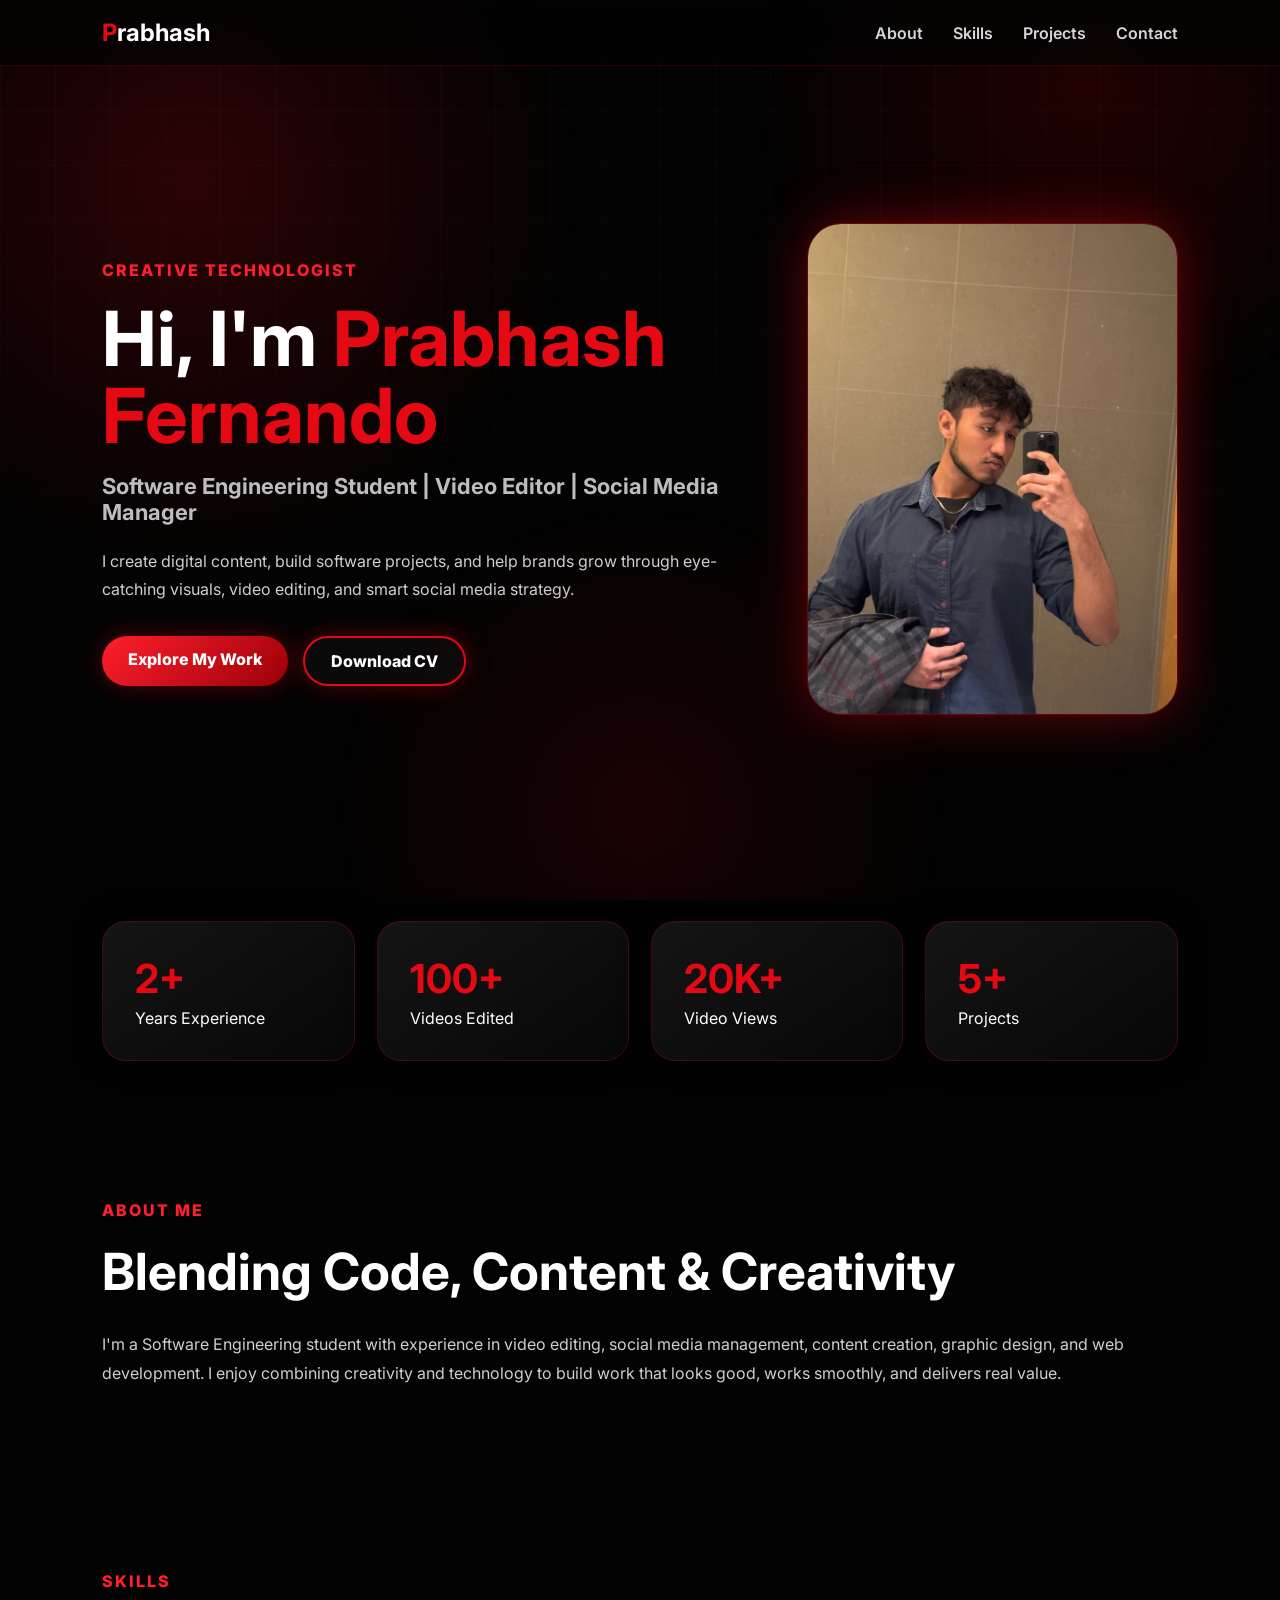
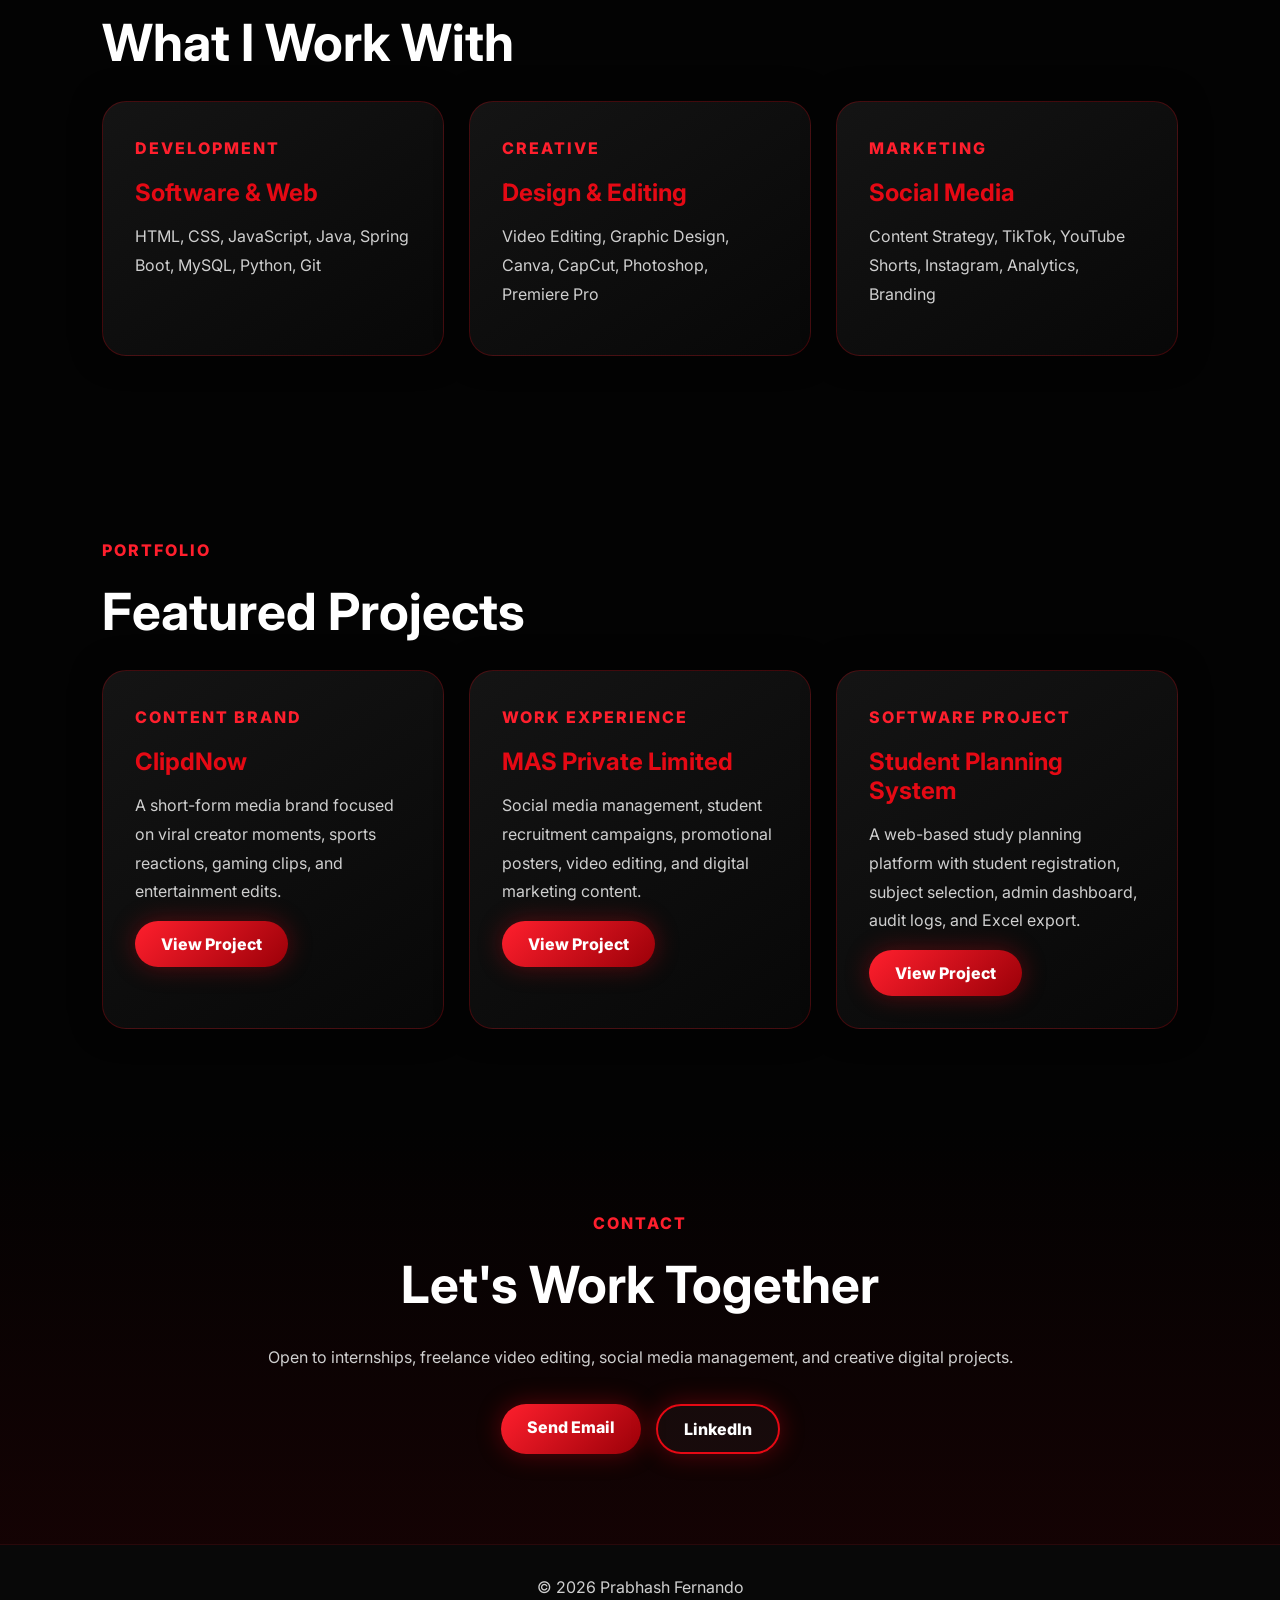
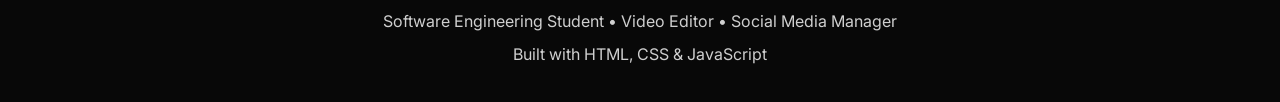
<file: index.html>
<!DOCTYPE html>
<html lang="en">
<head>
  <meta charset="UTF-8" />
  <meta name="viewport" content="width=device-width, initial-scale=1.0" />

  <title>Prabhash Fernando | Software Engineer & Content Creator</title>

  <meta
    name="description"
    content="Portfolio of Prabhash Fernando, Software Engineering student, Social Media Manager, Video Editor, and Content Creator."
  />

  <link rel="icon" type="image/png" href="clipdlogo.png" />
  <link rel="stylesheet" href="style.css" />
</head>

<body>

<header>
  <nav>
    <h2>Prabhash</h2>

    <div>
      <a href="#about">About</a>
      <a href="#skills">Skills</a>
      <a href="#projects">Projects</a>
      <a href="#contact">Contact</a>
    </div>
  </nav>
</header>

<section class="hero">
  <div class="hero-text">
    <p class="tag">Creative Technologist</p>

    <h1>Hi, I'm <span>Prabhash Fernando</span></h1>

    <h3>
      Software Engineering Student | Video Editor | Social Media Manager
    </h3>

    <p>
      I create digital content, build software projects, and help brands grow
      through eye-catching visuals, video editing, and smart social media strategy.
    </p>

    <div class="buttons">
      <a href="#projects">Explore My Work</a>
      <a href="MyCV.pdf" download class="outline">Download CV</a>
    </div>
  </div>

  <div class="hero-img">
    <img src="IMG_5736.jpeg" alt="Prabhash Fernando" />
  </div>
</section>

<section class="stats">
  <div>
    <h2>2+</h2>
    <p>Years Experience</p>
  </div>

  <div>
    <h2>100+</h2>
    <p>Videos Edited</p>
  </div>

  <div>
    <h2>20K+</h2>
    <p>Video Views</p>
  </div>

  <div>
    <h2>5+</h2>
    <p>Projects</p>
  </div>
</section>

<section id="about" class="section">
  <p class="tag">About Me</p>
  <h2>Blending Code, Content & Creativity</h2>

  <p>
    I'm a Software Engineering student with experience in video editing,
    social media management, content creation, graphic design, and web development.
    I enjoy combining creativity and technology to build work that looks good,
    works smoothly, and delivers real value.
  </p>
</section>

<section id="skills" class="section">
  <p class="tag">Skills</p>
  <h2>What I Work With</h2>

  <div class="cards">
    <div class="card">
      <p class="mini-tag">Development</p>
      <h3>Software & Web</h3>
      <p>HTML, CSS, JavaScript, Java, Spring Boot, MySQL, Python, Git</p>
    </div>

    <div class="card">
      <p class="mini-tag">Creative</p>
      <h3>Design & Editing</h3>
      <p>Video Editing, Graphic Design, Canva, CapCut, Photoshop, Premiere Pro</p>
    </div>

    <div class="card">
      <p class="mini-tag">Marketing</p>
      <h3>Social Media</h3>
      <p>Content Strategy, TikTok, YouTube Shorts, Instagram, Analytics, Branding</p>
    </div>
  </div>
</section>

<section id="projects" class="section">
  <p class="tag">Portfolio</p>
  <h2>Featured Projects</h2>

  <div class="cards" id="project-cards">
    <div class="card">
      <p class="mini-tag">Content Brand</p>
      <h3>ClipdNow</h3>
      <p>
        A short-form media brand focused on viral creator moments,
        sports reactions, gaming clips, and entertainment edits.
      </p>
      <a href="clipdnow.html" class="project-link">View Project</a>
    </div>

    <div class="card">
      <p class="mini-tag">Work Experience</p>
      <h3>MAS Private Limited</h3>
      <p>
        Social media management, student recruitment campaigns, promotional
        posters, video editing, and digital marketing content.
      </p>
      <a href="mas.html" class="project-link">View Project</a>
    </div>

    <div class="card">
      <p class="mini-tag">Software Project</p>
      <h3>Student Planning System</h3>
      <p>
        A web-based study planning platform with student registration,
        subject selection, admin dashboard, audit logs, and Excel export.
      </p>
      <a href="studyplan.html" class="project-link">View Project</a>
    </div>
  </div>
</section>

<section id="contact" class="section contact">
  <p class="tag">Contact</p>
  <h2>Let's Work Together</h2>

  <p>
    Open to internships, freelance video editing, social media management,
    and creative digital projects.
  </p>

  <div class="buttons">
    <a href="mailto:prabhashfortnite10@gmail.com">Send Email</a>
    <a href="https://www.linkedin.com/in/prabhash-fernando-6915292b1/" target="_blank" class="outline">LinkedIn</a>
  </div>
</section>

<footer>
  <p>© 2026 Prabhash Fernando</p>
  <p>Software Engineering Student • Video Editor • Social Media Manager</p>
  <p>Built with HTML, CSS & JavaScript</p>
</footer>

<script src="script.js"></script>
</body>
</html>
</file>
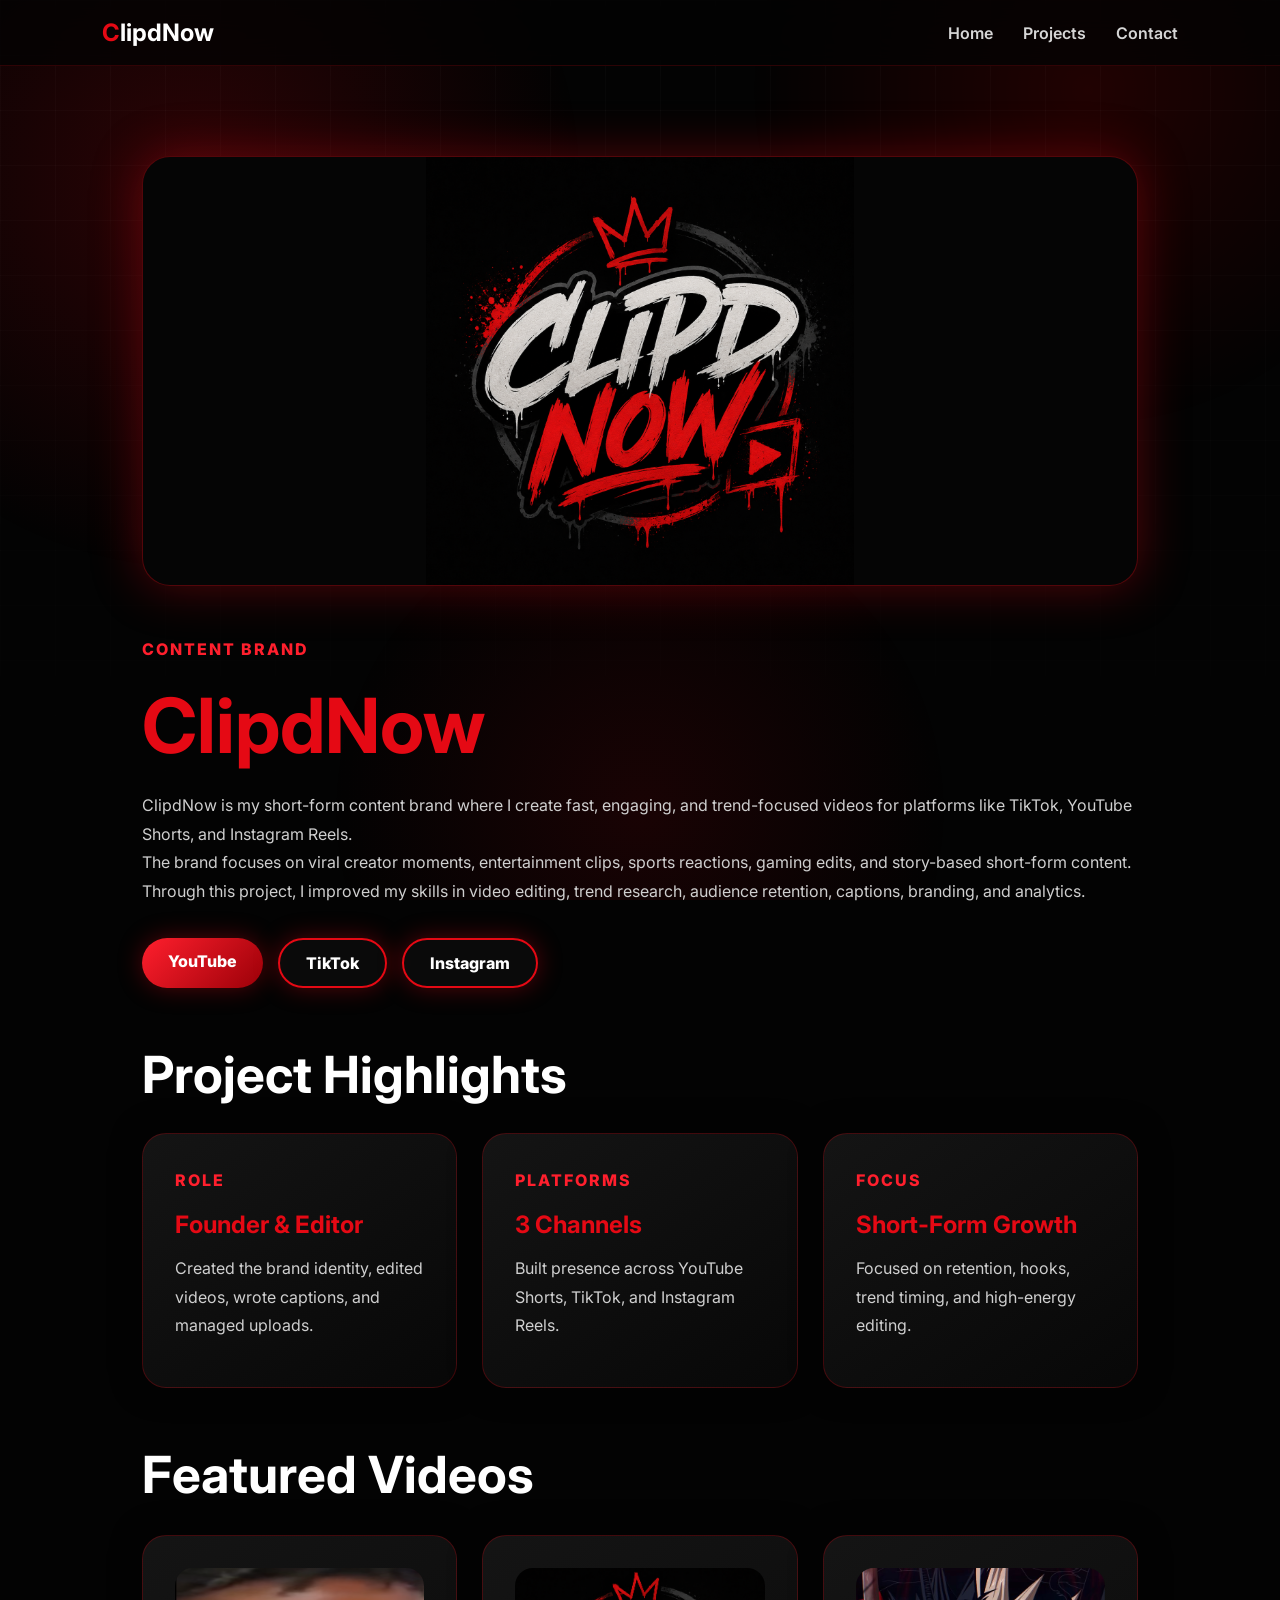
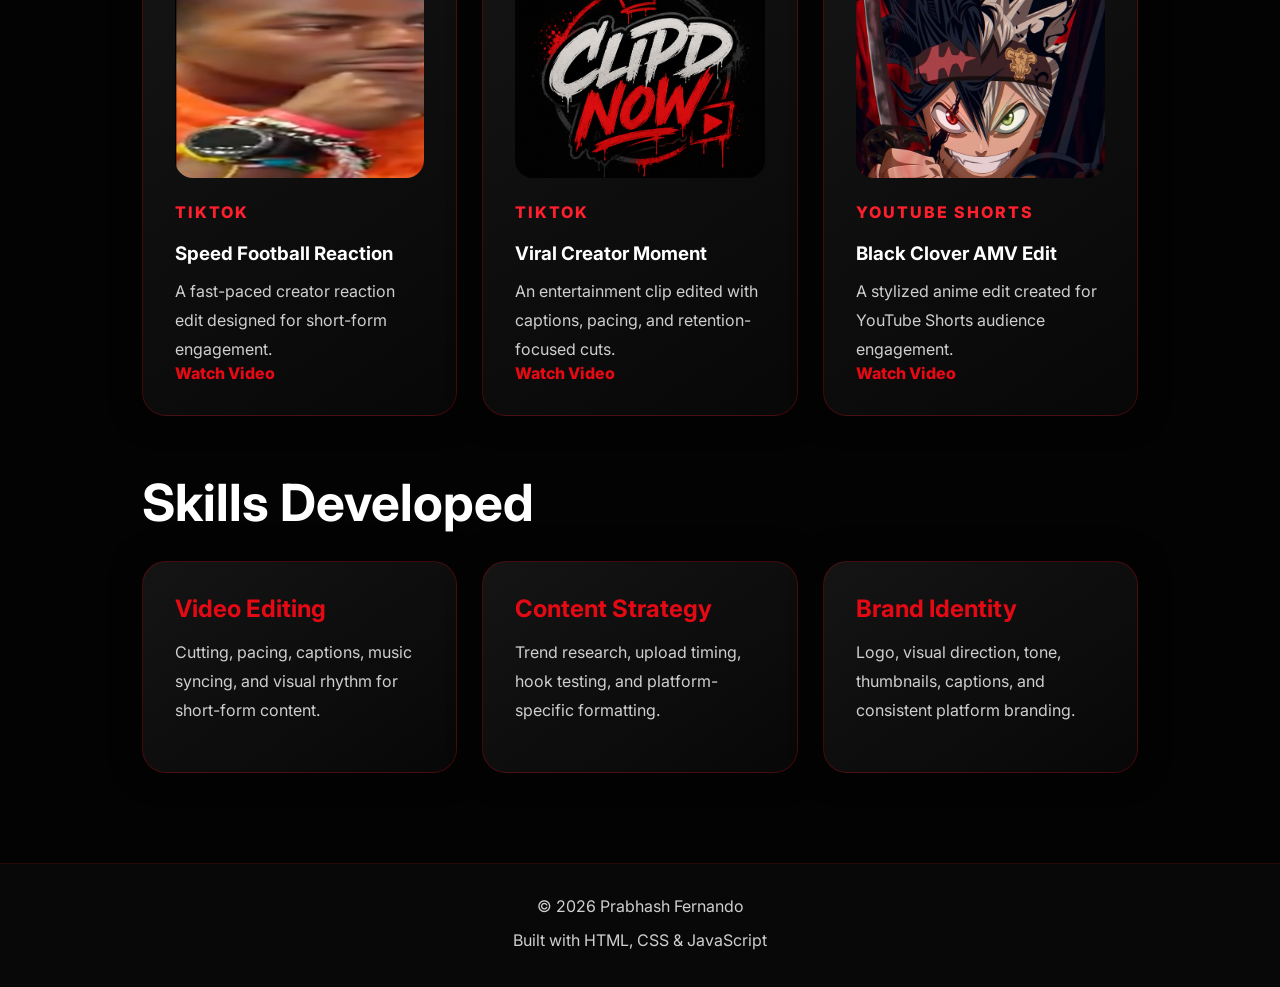
<file: clipdnow.html>
<!DOCTYPE html>
<html lang="en">
<head>
  <meta charset="UTF-8" />
  <meta name="viewport" content="width=device-width, initial-scale=1.0" />

  <title>ClipdNow | Prabhash Fernando</title>

  <meta
    name="description"
    content="ClipdNow project page by Prabhash Fernando, showcasing short-form content, video editing, and social media branding."
  />

  <link rel="icon" type="image/png" href="clipdlogo.png" />
  <link rel="stylesheet" href="style.css" />
</head>

<body>

<header>
  <nav>
    <h2>ClipdNow</h2>

    <div>
      <a href="index.html">Home</a>
      <a href="index.html#projects">Projects</a>
      <a href="index.html#contact">Contact</a>
    </div>
  </nav>
</header>

<section class="section project-page">
  <img src="clipdlogo.png" class="project-banner" alt="ClipdNow logo" />

  <p class="tag">Content Brand</p>
  <h1>ClipdNow</h1>

  <p>
    ClipdNow is my short-form content brand where I create fast, engaging,
    and trend-focused videos for platforms like TikTok, YouTube Shorts,
    and Instagram Reels.
  </p>

  <p>
    The brand focuses on viral creator moments, entertainment clips, sports
    reactions, gaming edits, and story-based short-form content. Through this
    project, I improved my skills in video editing, trend research, audience
    retention, captions, branding, and analytics.
  </p>

  <div class="buttons">
    <a href="https://www.youtube.com/@clipdnow" target="_blank">YouTube</a>
    <a href="https://www.tiktok.com/@_clipdnow_" target="_blank" class="outline">TikTok</a>
    <a href="https://www.instagram.com/clipdnow/" target="_blank" class="outline">Instagram</a>
  </div>

  <h2>Project Highlights</h2>

  <div class="cards">
    <div class="card">
      <p class="mini-tag">Role</p>
      <h3>Founder & Editor</h3>
      <p>Created the brand identity, edited videos, wrote captions, and managed uploads.</p>
    </div>

    <div class="card">
      <p class="mini-tag">Platforms</p>
      <h3>3 Channels</h3>
      <p>Built presence across YouTube Shorts, TikTok, and Instagram Reels.</p>
    </div>

    <div class="card">
      <p class="mini-tag">Focus</p>
      <h3>Short-Form Growth</h3>
      <p>Focused on retention, hooks, trend timing, and high-energy editing.</p>
    </div>
  </div>

  <h2>Featured Videos</h2>

  <div class="video-grid">
    <div class="video-card">
      <img src="speed.png" alt="Speed football reaction thumbnail" />
      <p class="mini-tag">TikTok</p>
      <h3>Speed Football Reaction</h3>
      <p>A fast-paced creator reaction edit designed for short-form engagement.</p>
      <a href="https://www.tiktok.com/@_clipdnow_/video/7657596855311666454" target="_blank">Watch Video</a>
    </div>

    <div class="video-card">
      <img src="clipdlogo.png" alt="ClipdNow video thumbnail" />
      <p class="mini-tag">TikTok</p>
      <h3>Viral Creator Moment</h3>
      <p>An entertainment clip edited with captions, pacing, and retention-focused cuts.</p>
      <a href="https://www.tiktok.com/@_clipdnow_/video/7659237328552004886?is_from_webapp=1&sender_device=pc" target="_blank">Watch Video</a>
    </div>

    <div class="video-card">
      <img src="blackclover.png" alt="Black Clover AMV thumbnail" />
      <p class="mini-tag">YouTube Shorts</p>
      <h3>Black Clover AMV Edit</h3>
      <p>A stylized anime edit created for YouTube Shorts audience engagement.</p>
      <a href="https://youtube.com/shorts/t-vc6PA-d5U?si=T6eEzoC5yvMZgiuQ" target="_blank">Watch Video</a>
    </div>
  </div>

  <h2>Skills Developed</h2>

  <div class="cards">
    <div class="card">
      <h3>Video Editing</h3>
      <p>Cutting, pacing, captions, music syncing, and visual rhythm for short-form content.</p>
    </div>

    <div class="card">
      <h3>Content Strategy</h3>
      <p>Trend research, upload timing, hook testing, and platform-specific formatting.</p>
    </div>

    <div class="card">
      <h3>Brand Identity</h3>
      <p>Logo, visual direction, tone, thumbnails, captions, and consistent platform branding.</p>
    </div>
  </div>
</section>

<footer>
  <p>© 2026 Prabhash Fernando</p>
  <p>Built with HTML, CSS & JavaScript</p>
</footer>

<script src="script.js"></script>
</body>
</html>
</file>
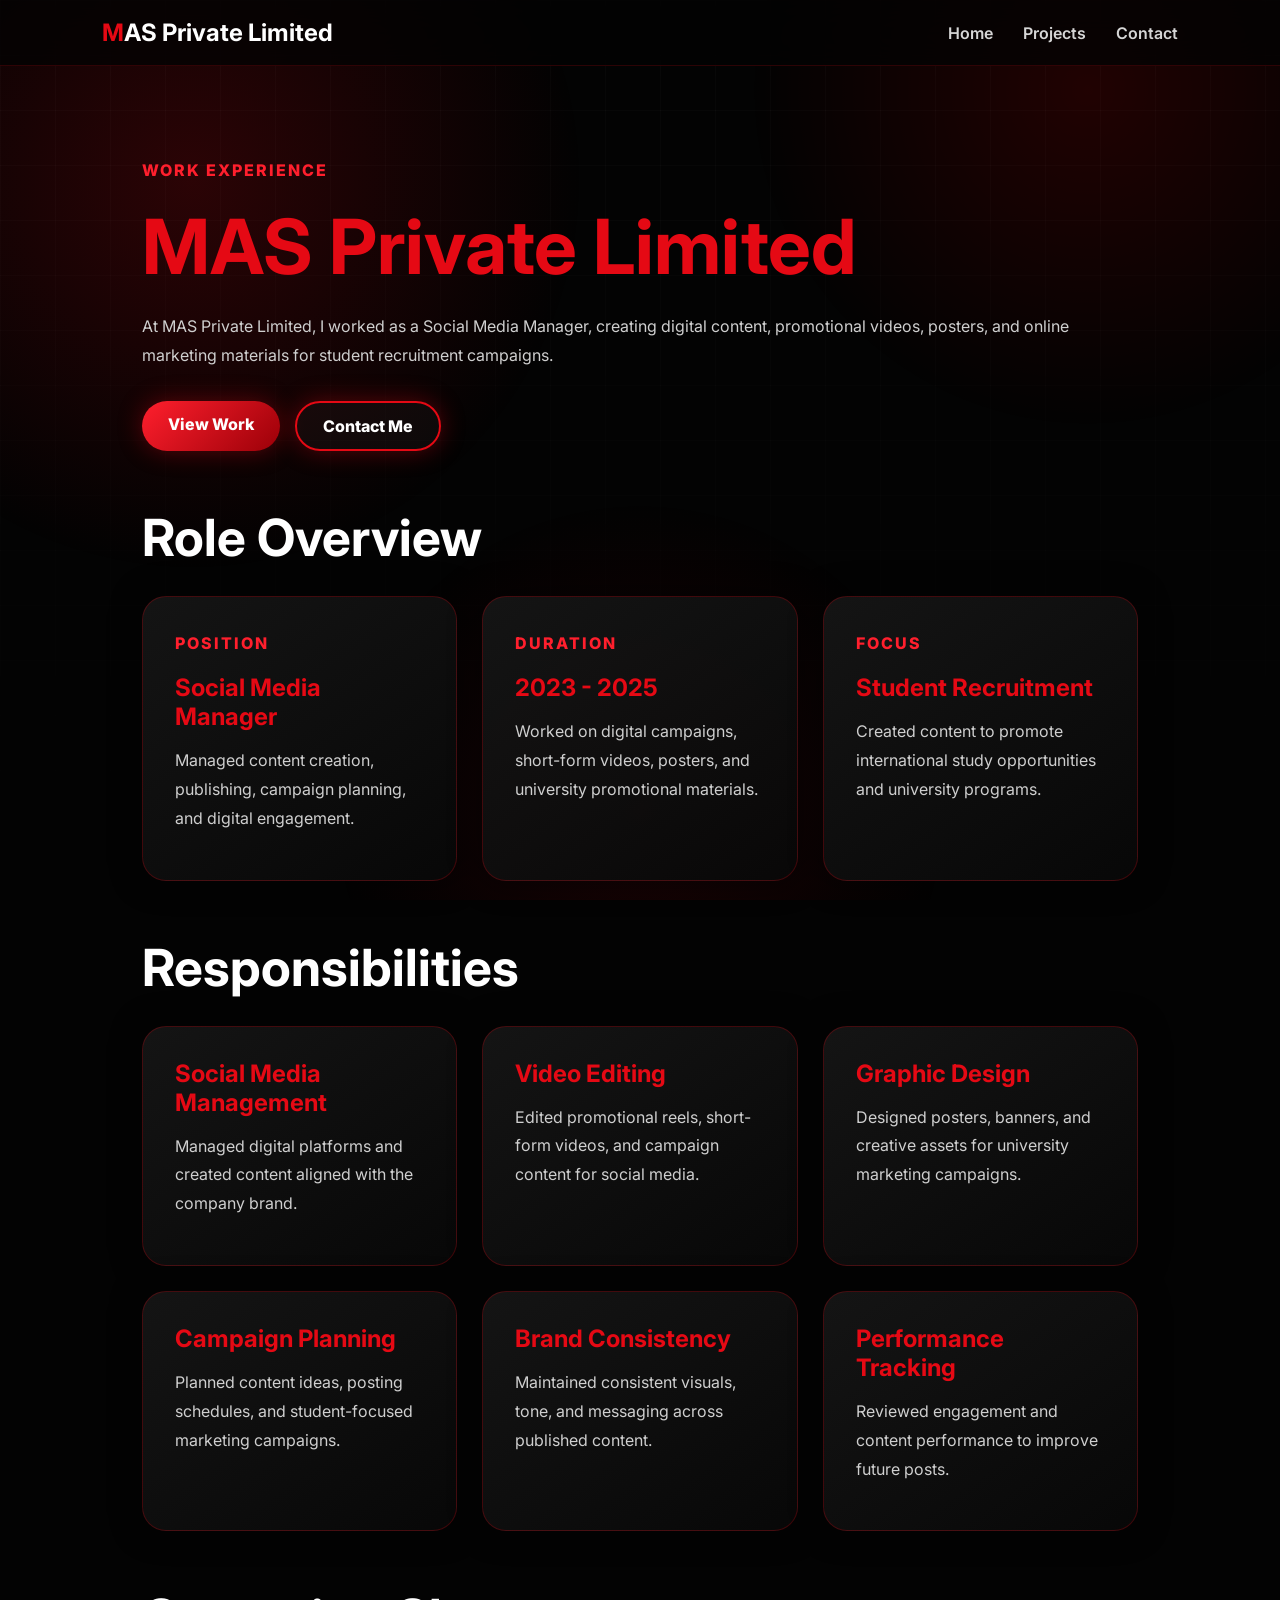
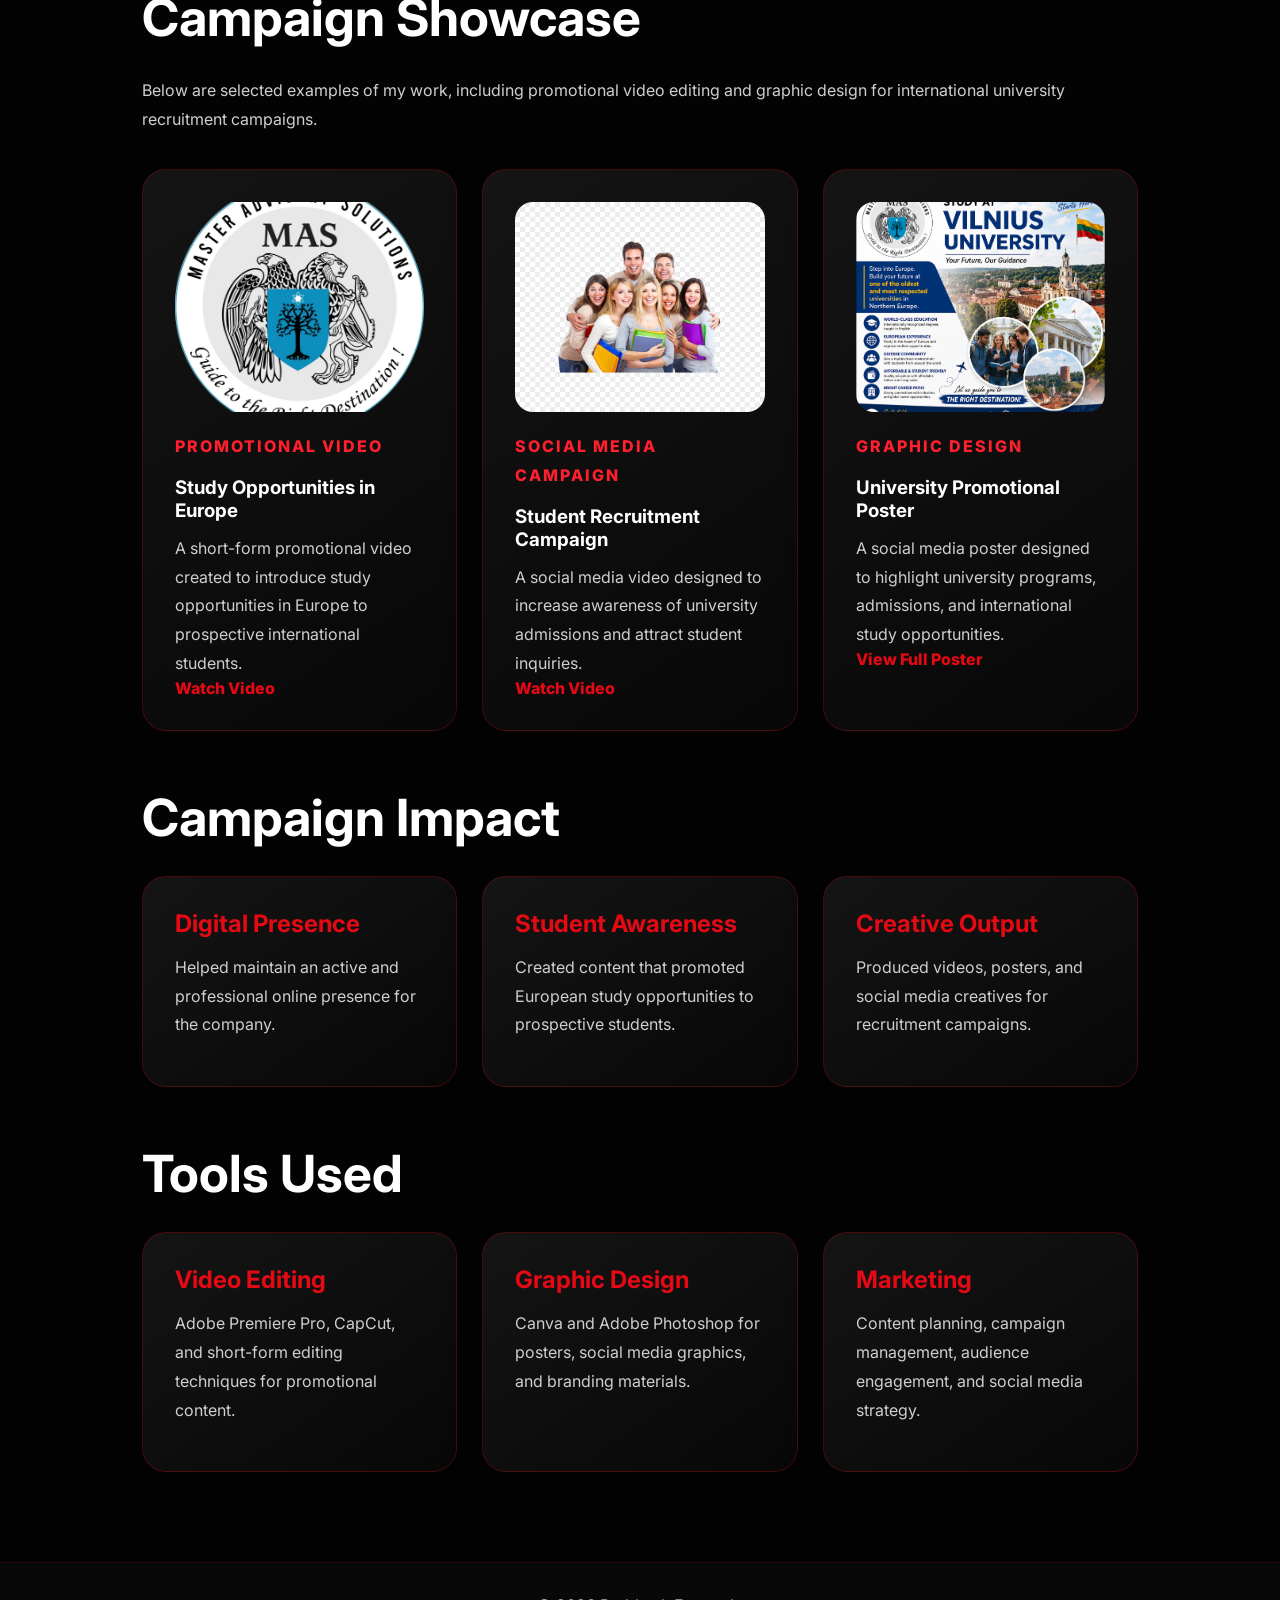
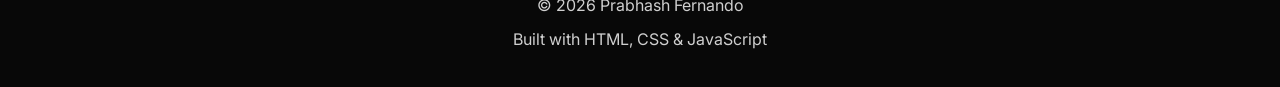
<file: mas.html>
<!DOCTYPE html>
<html lang="en">
<head>
  <meta charset="UTF-8" />
  <meta name="viewport" content="width=device-width, initial-scale=1.0" />

  <title>MAS Private Limited | Prabhash Fernando</title>

  <meta
    name="description"
    content="MAS Private Limited work experience page by Prabhash Fernando, showcasing social media management, video editing, and graphic design."
  />

  <link rel="icon" type="image/png" href="clipdlogo.png" />
  <link rel="stylesheet" href="style.css" />
</head>

<body>

<header>
  <nav>
    <h2>MAS Private Limited</h2>

    <div>
      <a href="index.html">Home</a>
      <a href="index.html#projects">Projects</a>
      <a href="index.html#contact">Contact</a>
    </div>
  </nav>
</header>

<section class="section project-page">
  <p class="tag">Work Experience</p>
  <h1>MAS Private Limited</h1>

  <p>
    At MAS Private Limited, I worked as a Social Media Manager, creating digital
    content, promotional videos, posters, and online marketing materials for
    student recruitment campaigns.
  </p>

  <div class="buttons">
    <a href="#work">View Work</a>
    <a href="index.html#contact" class="outline">Contact Me</a>
  </div>

  <h2>Role Overview</h2>

  <div class="cards">
    <div class="card">
      <p class="mini-tag">Position</p>
      <h3>Social Media Manager</h3>
      <p>Managed content creation, publishing, campaign planning, and digital engagement.</p>
    </div>

    <div class="card">
      <p class="mini-tag">Duration</p>
      <h3>2023 - 2025</h3>
      <p>Worked on digital campaigns, short-form videos, posters, and university promotional materials.</p>
    </div>

    <div class="card">
      <p class="mini-tag">Focus</p>
      <h3>Student Recruitment</h3>
      <p>Created content to promote international study opportunities and university programs.</p>
    </div>
  </div>

  <h2>Responsibilities</h2>

  <div class="cards">
    <div class="card">
      <h3>Social Media Management</h3>
      <p>Managed digital platforms and created content aligned with the company brand.</p>
    </div>

    <div class="card">
      <h3>Video Editing</h3>
      <p>Edited promotional reels, short-form videos, and campaign content for social media.</p>
    </div>

    <div class="card">
      <h3>Graphic Design</h3>
      <p>Designed posters, banners, and creative assets for university marketing campaigns.</p>
    </div>

    <div class="card">
      <h3>Campaign Planning</h3>
      <p>Planned content ideas, posting schedules, and student-focused marketing campaigns.</p>
    </div>

    <div class="card">
      <h3>Brand Consistency</h3>
      <p>Maintained consistent visuals, tone, and messaging across published content.</p>
    </div>

    <div class="card">
      <h3>Performance Tracking</h3>
      <p>Reviewed engagement and content performance to improve future posts.</p>
    </div>
  </div>

  <h2 id="work">Campaign Showcase</h2>

  <p style="margin-bottom:35px;">
    Below are selected examples of my work, including promotional video editing
    and graphic design for international university recruitment campaigns.
  </p>

  <div class="video-grid">
    <div class="video-card">
      <img src="MAS LOGO-fotor-20251120153711.png" alt="MAS promotional video thumbnail" />

      <p class="mini-tag">Promotional Video</p>
      <h3>Study Opportunities in Europe</h3>

      <p>
        A short-form promotional video created to introduce study opportunities
        in Europe to prospective international students.
      </p>

      <a href="https://www.instagram.com/reel/DRbLwz1iOb0/" target="_blank">Watch Video</a>
    </div>

    <div class="video-card">
      <img src="pngtree-college-students-png-image_3698417.jpg" alt="MAS student recruitment video thumbnail" />

      <p class="mini-tag">Social Media Campaign</p>
      <h3>Student Recruitment Campaign</h3>

      <p>
        A social media video designed to increase awareness of university
        admissions and attract student inquiries.
      </p>

      <a href="https://www.instagram.com/reel/C7e76QBICtM/" target="_blank">Watch Video</a>
    </div>

    <div class="video-card">
      <img src="studyatvulithuania.png" alt="University promotional poster" />

      <p class="mini-tag">Graphic Design</p>
      <h3>University Promotional Poster</h3>

      <p>
        A social media poster designed to highlight university programs,
        admissions, and international study opportunities.
      </p>

      <a href="studyatvulithuania.png" target="_blank">View Full Poster</a>
    </div>
  </div>

  <h2>Campaign Impact</h2>

  <div class="cards">
    <div class="card">
      <h3>Digital Presence</h3>
      <p>Helped maintain an active and professional online presence for the company.</p>
    </div>

    <div class="card">
      <h3>Student Awareness</h3>
      <p>Created content that promoted European study opportunities to prospective students.</p>
    </div>

    <div class="card">
      <h3>Creative Output</h3>
      <p>Produced videos, posters, and social media creatives for recruitment campaigns.</p>
    </div>
  </div>

  <h2>Tools Used</h2>

  <div class="cards">
    <div class="card">
      <h3>Video Editing</h3>
      <p>Adobe Premiere Pro, CapCut, and short-form editing techniques for promotional content.</p>
    </div>

    <div class="card">
      <h3>Graphic Design</h3>
      <p>Canva and Adobe Photoshop for posters, social media graphics, and branding materials.</p>
    </div>

    <div class="card">
      <h3>Marketing</h3>
      <p>Content planning, campaign management, audience engagement, and social media strategy.</p>
    </div>
  </div>
</section>

<footer>
  <p>© 2026 Prabhash Fernando</p>
  <p>Built with HTML, CSS & JavaScript</p>
</footer>

<script src="script.js"></script>
</body>
</html>
</file>
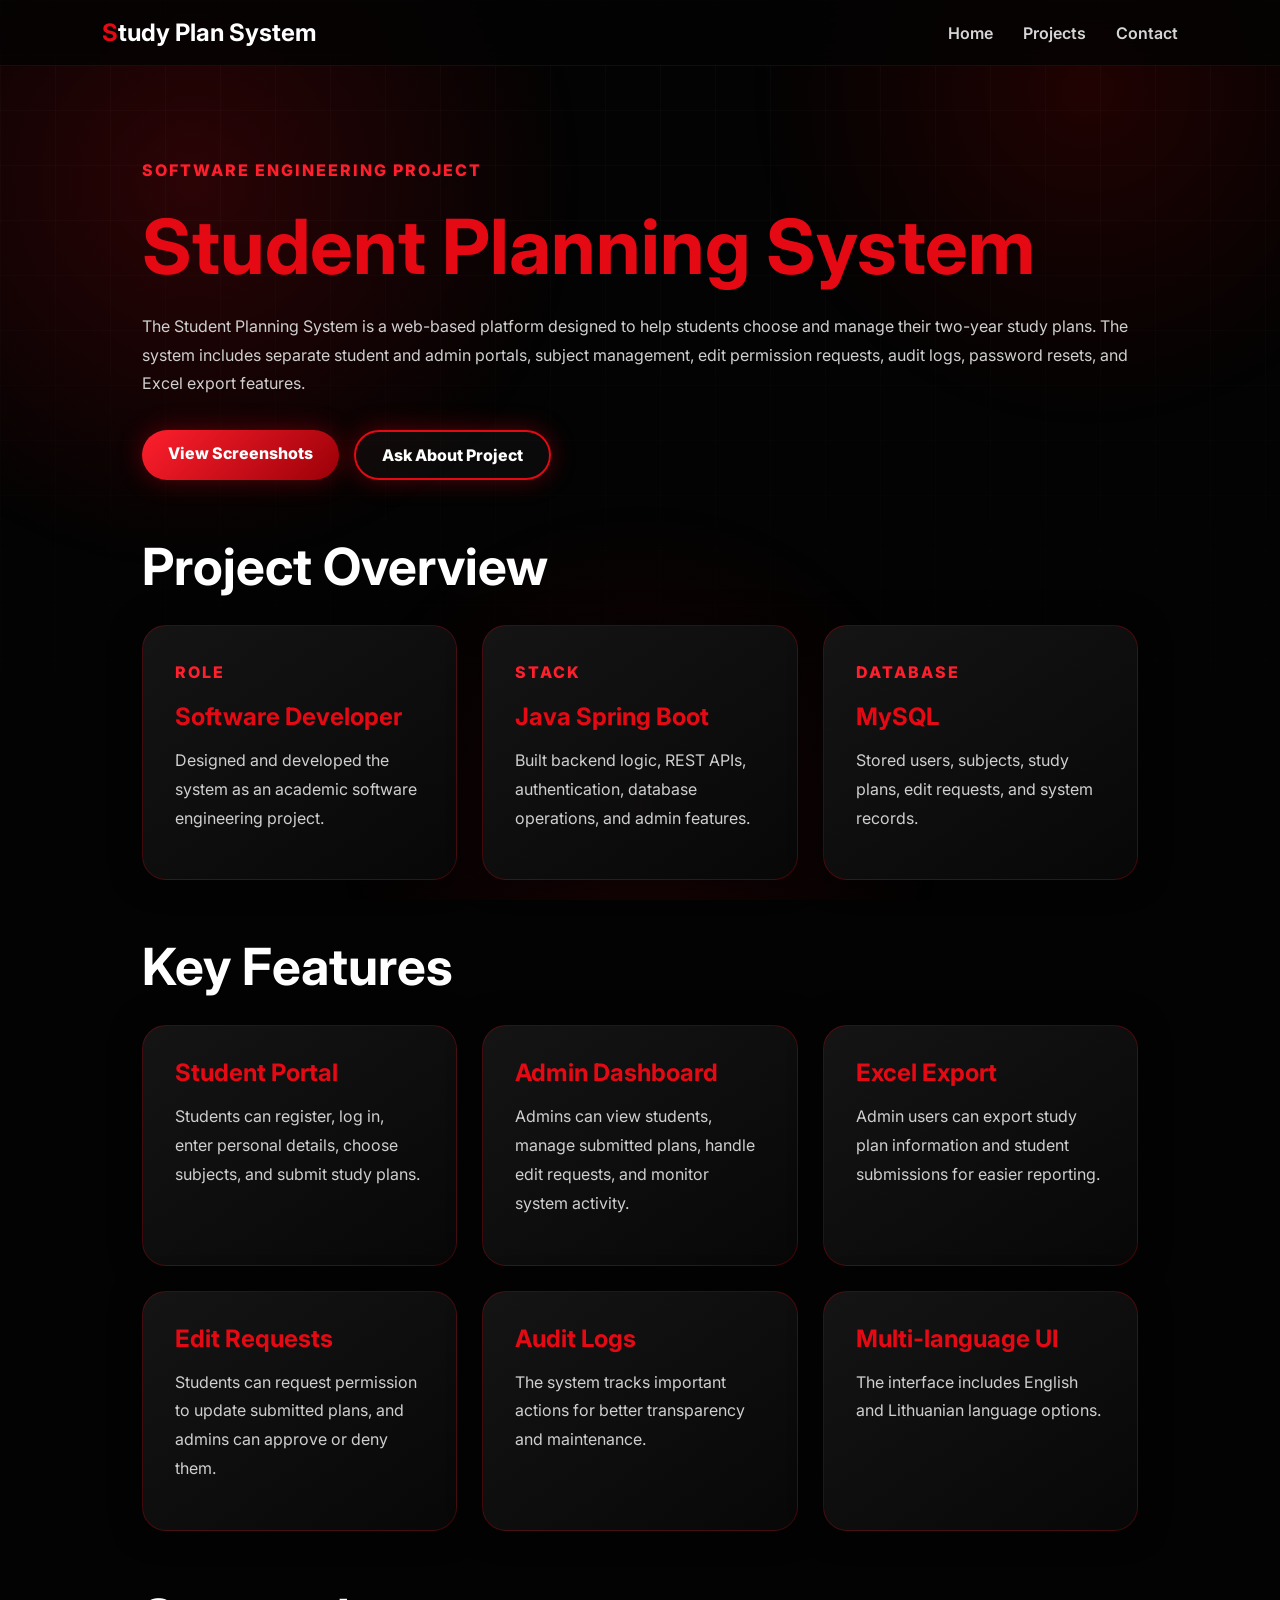
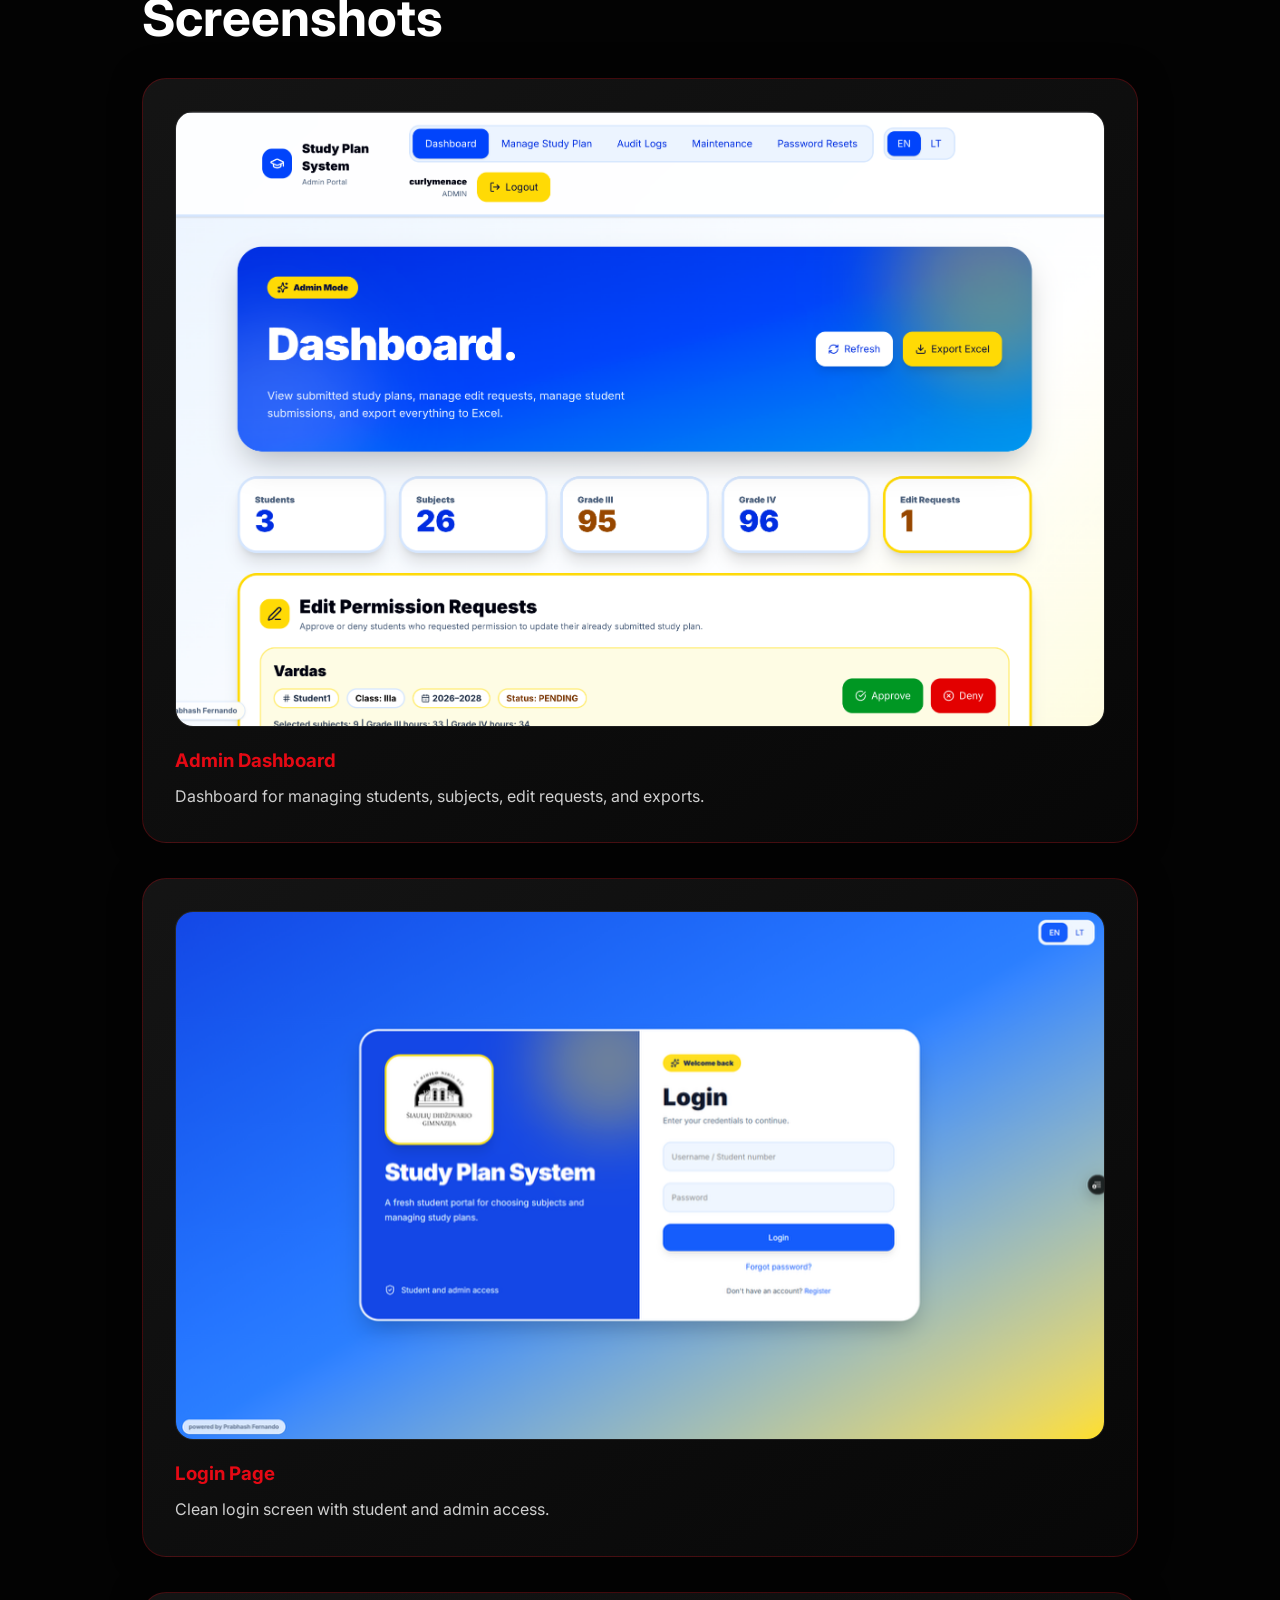
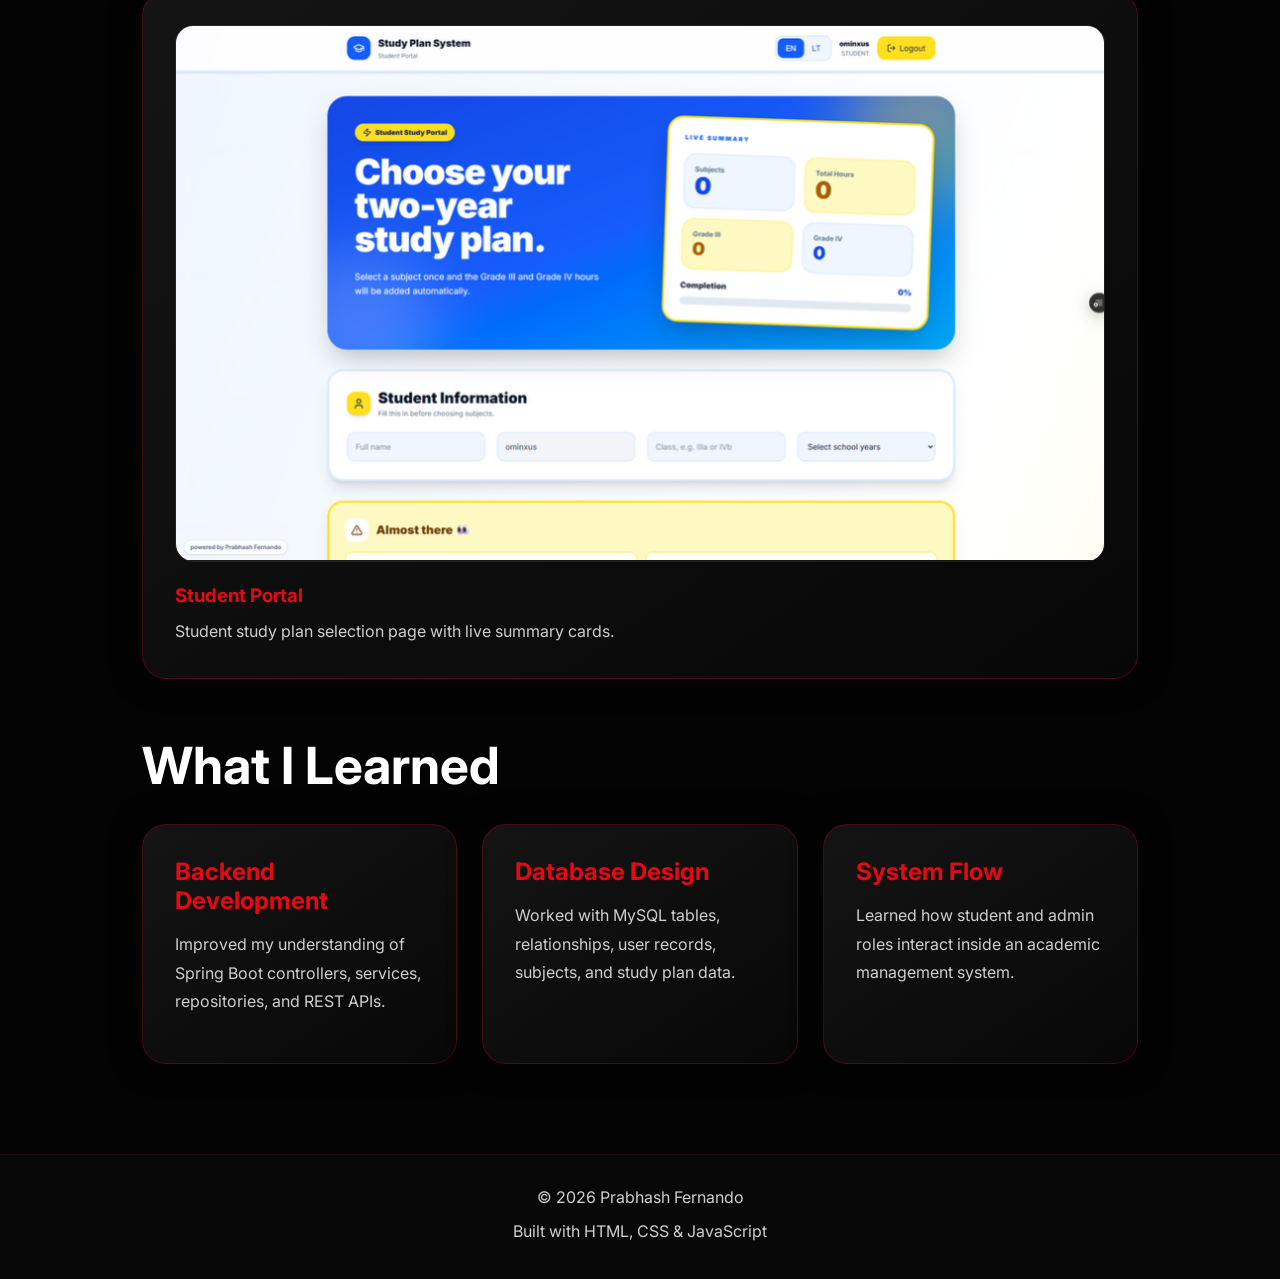
<file: studyplan.html>
<!DOCTYPE html>
<html lang="en">
<head>
  <meta charset="UTF-8" />
  <meta name="viewport" content="width=device-width, initial-scale=1.0" />

  <title>Student Planning System | Prabhash Fernando</title>

  <meta
    name="description"
    content="Student Planning System project by Prabhash Fernando, built using Java, Spring Boot, MySQL, and REST APIs."
  />

  <link rel="icon" type="image/png" href="clipdlogo.png" />
  <link rel="stylesheet" href="style.css" />
</head>

<body>

<header>
  <nav>
    <h2>Study Plan System</h2>

    <div>
      <a href="index.html">Home</a>
      <a href="index.html#projects">Projects</a>
      <a href="index.html#contact">Contact</a>
    </div>
  </nav>
</header>

<section class="section project-page">
  <p class="tag">Software Engineering Project</p>
  <h1>Student Planning System</h1>

  <p>
    The Student Planning System is a web-based platform designed to help students
    choose and manage their two-year study plans. The system includes separate
    student and admin portals, subject management, edit permission requests,
    audit logs, password resets, and Excel export features.
  </p>

  <div class="buttons">
    <a href="#screenshots">View Screenshots</a>
    <a href="index.html#contact" class="outline">Ask About Project</a>
  </div>

  <h2>Project Overview</h2>

  <div class="cards">
    <div class="card">
      <p class="mini-tag">Role</p>
      <h3>Software Developer</h3>
      <p>Designed and developed the system as an academic software engineering project.</p>
    </div>

    <div class="card">
      <p class="mini-tag">Stack</p>
      <h3>Java Spring Boot</h3>
      <p>Built backend logic, REST APIs, authentication, database operations, and admin features.</p>
    </div>

    <div class="card">
      <p class="mini-tag">Database</p>
      <h3>MySQL</h3>
      <p>Stored users, subjects, study plans, edit requests, and system records.</p>
    </div>
  </div>

  <h2>Key Features</h2>

  <div class="cards">
    <div class="card">
      <h3>Student Portal</h3>
      <p>Students can register, log in, enter personal details, choose subjects, and submit study plans.</p>
    </div>

    <div class="card">
      <h3>Admin Dashboard</h3>
      <p>Admins can view students, manage submitted plans, handle edit requests, and monitor system activity.</p>
    </div>

    <div class="card">
      <h3>Excel Export</h3>
      <p>Admin users can export study plan information and student submissions for easier reporting.</p>
    </div>

    <div class="card">
      <h3>Edit Requests</h3>
      <p>Students can request permission to update submitted plans, and admins can approve or deny them.</p>
    </div>

    <div class="card">
      <h3>Audit Logs</h3>
      <p>The system tracks important actions for better transparency and maintenance.</p>
    </div>

    <div class="card">
      <h3>Multi-language UI</h3>
      <p>The interface includes English and Lithuanian language options.</p>
    </div>
  </div>

  <h2 id="screenshots">Screenshots</h2>

  <div class="screenshot-grid">
    <div class="screenshot-card">
      <img src="dashboard.png" alt="Admin dashboard screenshot" />
      <h3>Admin Dashboard</h3>
      <p>Dashboard for managing students, subjects, edit requests, and exports.</p>
    </div>

    <div class="screenshot-card">
      <img src="loginstudy.png" alt="Login page screenshot" />
      <h3>Login Page</h3>
      <p>Clean login screen with student and admin access.</p>
    </div>

    <div class="screenshot-card">
      <img src="studyform.png" alt="Student portal screenshot" />
      <h3>Student Portal</h3>
      <p>Student study plan selection page with live summary cards.</p>
    </div>
  </div>

  <h2>What I Learned</h2>

  <div class="cards">
    <div class="card">
      <h3>Backend Development</h3>
      <p>Improved my understanding of Spring Boot controllers, services, repositories, and REST APIs.</p>
    </div>

    <div class="card">
      <h3>Database Design</h3>
      <p>Worked with MySQL tables, relationships, user records, subjects, and study plan data.</p>
    </div>

    <div class="card">
      <h3>System Flow</h3>
      <p>Learned how student and admin roles interact inside an academic management system.</p>
    </div>
  </div>
</section>

<footer>
  <p>© 2026 Prabhash Fernando</p>
  <p>Built with HTML, CSS & JavaScript</p>
</footer>

<script src="script.js"></script>
</body>
</html>
</file>
<file: style.css>
@import url("https://fonts.googleapis.com/css2?family=Inter:wght@400;500;600;700;800&display=swap");

* {
  margin: 0;
  padding: 0;
  box-sizing: border-box;
  font-family: "Inter", Arial, sans-serif;
}

html {
  scroll-behavior: smooth;
}

body {
  background: #030303;
  color: white;
  overflow-x: hidden;
}

body::before {
  content: "";
  position: fixed;
  inset: 0;
  background:
    radial-gradient(circle at 15% 20%, rgba(229, 9, 20, 0.18), transparent 30%),
    radial-gradient(circle at 85% 10%, rgba(255, 0, 0, 0.12), transparent 25%),
    radial-gradient(circle at 50% 90%, rgba(229, 9, 20, 0.10), transparent 30%);
  z-index: -2;
}

body::after {
  content: "";
  position: fixed;
  inset: 0;
  background-image:
    linear-gradient(rgba(255, 255, 255, 0.025) 1px, transparent 1px),
    linear-gradient(90deg, rgba(255, 255, 255, 0.025) 1px, transparent 1px);
  background-size: 55px 55px;
  z-index: -1;
  mask-image: linear-gradient(to bottom, black, transparent);
}

header {
  padding: 18px 8%;
  position: sticky;
  top: 0;
  background: rgba(3, 3, 3, 0.78);
  backdrop-filter: blur(18px);
  z-index: 10;
  border-bottom: 1px solid rgba(229, 9, 20, 0.18);
}

nav {
  display: flex;
  justify-content: space-between;
  align-items: center;
}

nav h2 {
  color: #fff;
  font-size: 24px;
}

nav h2::first-letter {
  color: #e50914;
}

nav a {
  color: #d6d6d6;
  text-decoration: none;
  margin-left: 26px;
  font-weight: 600;
  transition: 0.3s;
}

nav a:hover {
  color: #ff1f2d;
}

#about,
#skills,
#projects,
#contact,
#screenshots,
#work {
  scroll-margin-top: 100px;
}

.hero {
  min-height: 90vh;
  padding: 70px 8%;
  display: flex;
  align-items: center;
  justify-content: space-between;
  gap: 55px;
}

.hero-text {
  max-width: 650px;
}

.tag,
.mini-tag {
  color: #ff1f2d !important;
  font-weight: 800;
  margin-bottom: 15px;
  letter-spacing: 2px;
  text-transform: uppercase;
}

.mini-tag {
  font-size: 13px;
}

.hero h1 {
  font-size: clamp(42px, 6vw, 76px);
  line-height: 1.02;
  margin-bottom: 18px;
}

.hero h1 span,
.stats h2,
.card h3,
.project-page h1,
.video-card a,
.screenshot-card h3 {
  color: #e50914;
}

.hero h3 {
  color: #bdbdbd;
  margin-bottom: 22px;
  font-size: 22px;
}

.hero p,
.section p,
footer p {
  line-height: 1.8;
  color: #cfcfcf;
  font-size: 16px;
}

.buttons {
  margin-top: 32px;
  display: flex;
  flex-wrap: wrap;
  gap: 15px;
}

.buttons a,
.project-link {
  display: inline-block;
  background: linear-gradient(135deg, #ff1f2d, #9b0008);
  color: #ffffff;
  padding: 13px 26px;
  border-radius: 999px;
  text-decoration: none;
  font-weight: 800;
  box-shadow: 0 0 25px rgba(229, 9, 20, 0.35);
  transition: 0.3s;
  position: relative;
  z-index: 5;
}

.buttons a:hover,
.project-link:hover {
  transform: translateY(-5px);
  box-shadow: 0 0 40px rgba(229, 9, 20, 0.7);
}

.buttons .outline {
  background: rgba(255, 255, 255, 0.03);
  color: #ffffff;
  border: 2px solid #e50914;
}

.buttons .outline:hover {
  background: #e50914;
}

.hero-img img {
  width: 380px;
  max-width: 100%;
  border-radius: 34px;
  box-shadow: 0 0 55px rgba(229, 9, 20, 0.42);
  border: 1px solid rgba(229, 9, 20, 0.45);
  transition: 0.4s;
}

.hero-img img:hover {
  transform: scale(1.03) rotate(1deg);
}

.stats {
  padding: 45px 8%;
  display: grid;
  grid-template-columns: repeat(4, 1fr);
  gap: 22px;
}

.stats div,
.card,
.video-card,
.screenshot-card {
  background: linear-gradient(145deg, rgba(22, 22, 22, 0.92), rgba(8, 8, 8, 0.92));
  padding: 32px;
  border-radius: 24px;
  border: 1px solid rgba(229, 9, 20, 0.25);
  box-shadow: 0 0 30px rgba(0, 0, 0, 0.55);
  position: relative;
  overflow: hidden;
}

.stats div::before,
.card::before,
.video-card::before,
.screenshot-card::before {
  content: "";
  position: absolute;
  inset: 0;
  background: linear-gradient(135deg, rgba(229, 9, 20, 0.16), transparent 40%);
  opacity: 0;
  transition: 0.3s;
  pointer-events: none;
}

.stats div:hover::before,
.card:hover::before,
.video-card:hover::before,
.screenshot-card:hover::before {
  opacity: 1;
}

.card > *,
.video-card > *,
.stats div > *,
.screenshot-card > * {
  position: relative;
  z-index: 2;
}

.stats h2 {
  font-size: 40px;
  margin-bottom: 5px;
}

.section {
  padding: 90px 8%;
}

.section h2 {
  font-size: clamp(34px, 4vw, 52px);
  margin-bottom: 28px;
}

.cards {
  display: grid;
  grid-template-columns: repeat(3, 1fr);
  gap: 25px;
}

.card,
.video-card,
.screenshot-card {
  transition: 0.35s;
}

.card:hover,
.video-card:hover,
.screenshot-card:hover {
  transform: translateY(-12px);
  border-color: #e50914;
  box-shadow: 0 0 42px rgba(229, 9, 20, 0.28);
}

.card h3 {
  margin-bottom: 15px;
  font-size: 24px;
}

.card p {
  margin-bottom: 15px;
}

.contact {
  text-align: center;
  background: linear-gradient(180deg, transparent, rgba(229, 9, 20, 0.08));
}

.contact .buttons {
  justify-content: center;
}

.contact a {
  color: white;
}

footer {
  text-align: center;
  padding: 28px;
  background: #080808;
  color: #b3b3b3;
  border-top: 1px solid rgba(229, 9, 20, 0.15);
}

footer p {
  margin-bottom: 5px;
}

/* Project pages */

.project-page {
  max-width: 1200px;
  margin: auto;
}

.project-banner {
  width: 100%;
  max-height: 430px;
  object-fit: contain;
  background: #050505;
  border-radius: 28px;
  margin-bottom: 45px;
  box-shadow: 0 0 50px rgba(229, 9, 20, 0.35);
  border: 1px solid rgba(229, 9, 20, 0.35);
}

.project-page h1 {
  font-size: clamp(46px, 6vw, 76px);
  margin-bottom: 20px;
}

.project-page h2 {
  margin-top: 55px;
}

.video-grid {
  display: grid;
  grid-template-columns: repeat(3, 1fr);
  gap: 25px;
  margin-top: 30px;
}

.video-card img {
  width: 100%;
  height: 210px;
  object-fit: cover;
  border-radius: 18px;
  margin-bottom: 16px;
}

.video-card h3 {
  margin-bottom: 12px;
}

.video-card a {
  text-decoration: none;
  font-weight: 800;
}

.screenshot-grid {
  display: grid;
  grid-template-columns: 1fr;
  gap: 35px;
  margin-top: 30px;
}

.screenshot-card img {
  width: 100%;
  border-radius: 18px;
  margin-bottom: 18px;
  border: 1px solid rgba(255, 255, 255, 0.08);
}

.screenshot-card h3 {
  margin-bottom: 10px;
}

.reveal {
  opacity: 0;
  transform: translateY(35px);
  transition: 0.7s ease;
}

.reveal.active {
  opacity: 1;
  transform: translateY(0);
}

@media (max-width: 900px) {
  header {
    padding: 16px 6%;
  }

  .hero {
    flex-direction: column-reverse;
    text-align: center;
    padding: 50px 6%;
  }

  .buttons {
    justify-content: center;
  }

  .stats,
  .cards,
  .video-grid {
    grid-template-columns: 1fr;
  }

  nav div {
    display: none;
  }

  .section {
    padding: 70px 6%;
  }

  .hero-img img {
    width: 290px;
  }

  .video-card img {
    height: 240px;
  }

  footer {
    padding: 30px 6%;
  }
}
</file>
